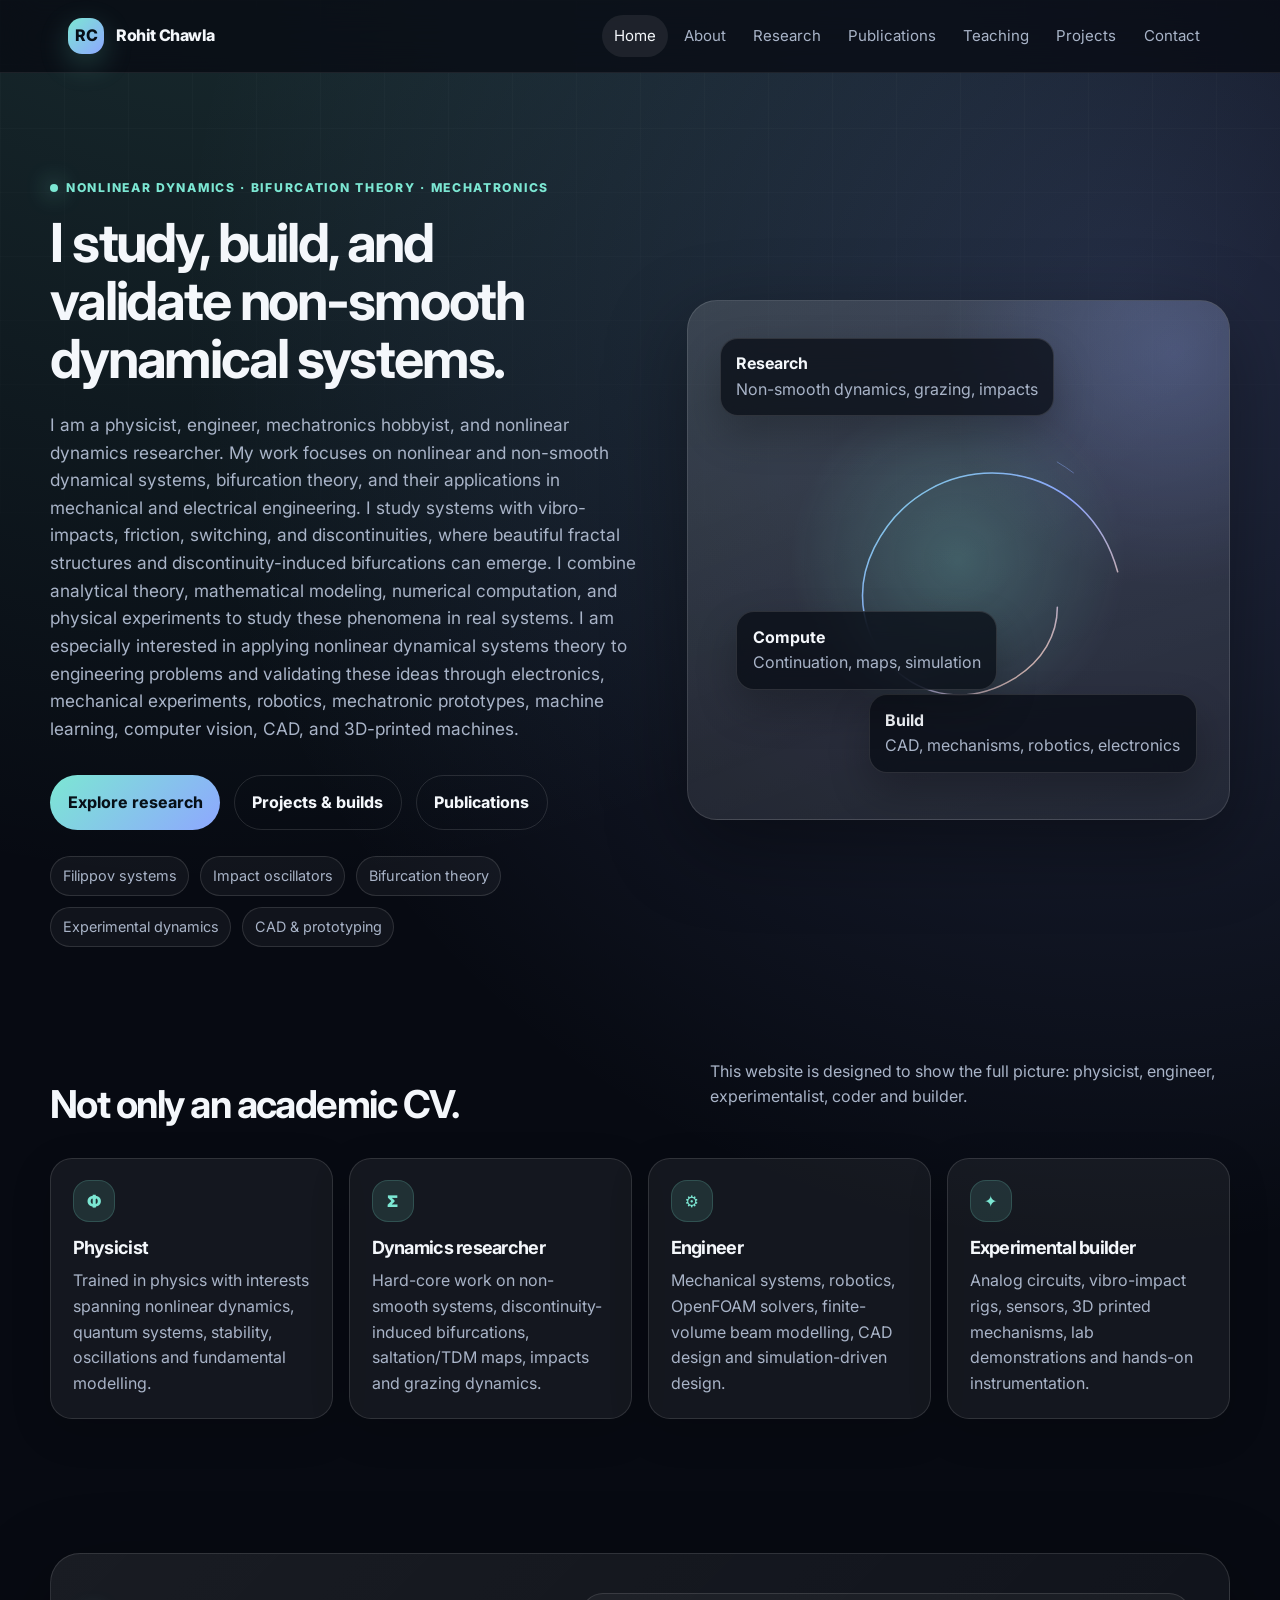
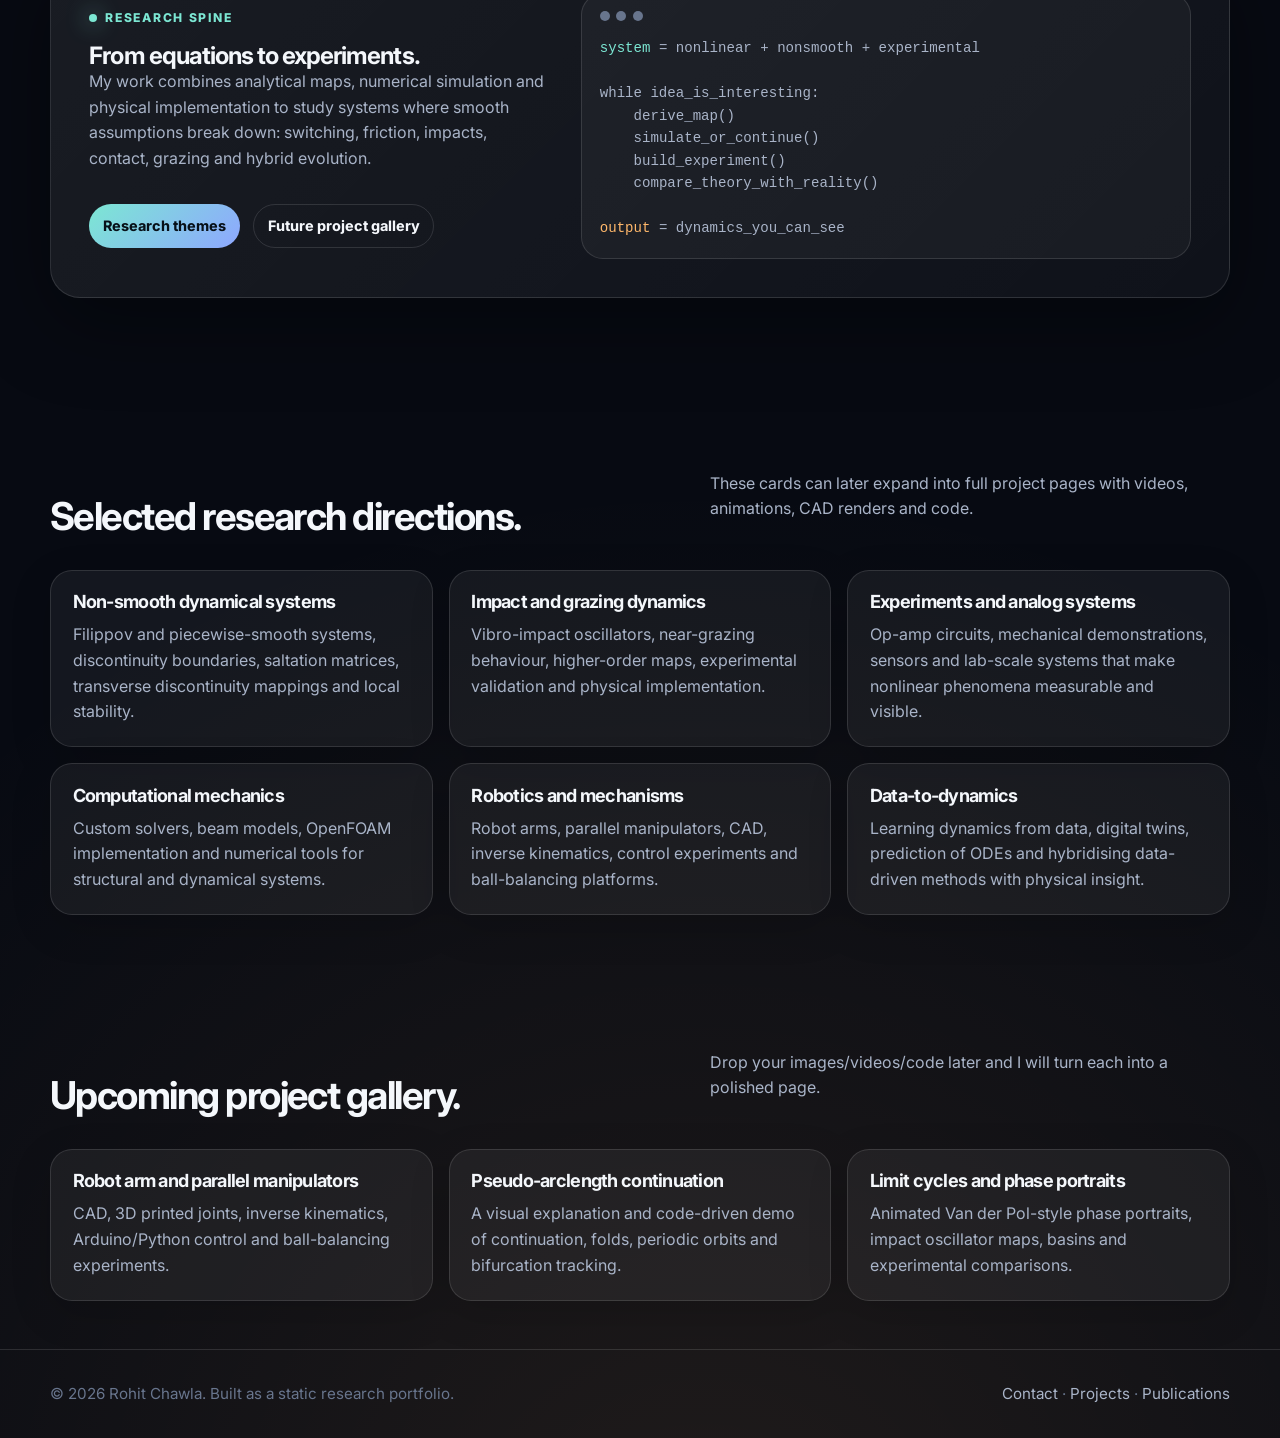
<file: index.html>
<!doctype html>
<html lang="en">
<head>
  <meta charset="utf-8">
  <meta name="viewport" content="width=device-width, initial-scale=1">
  <title>Hello World!</title>
  <meta name="description" content="Rohit Chawla — nonlinear dynamics, non-smooth systems, experiments, engineering and computational research.">
  <meta name="theme-color" content="#070a12">
  <link rel="preconnect" href="https://fonts.googleapis.com">
  <link rel="preconnect" href="https://fonts.gstatic.com" crossorigin>
  <link href="https://fonts.googleapis.com/css2?family=Inter:wght@400;500;650;750;850&display=swap" rel="stylesheet">
  <link rel="stylesheet" href="assets/css/style.css">
</head>
<body>
  <header class="site-header">
    <div class="nav-wrap">
      <a class="brand" href="index.html" aria-label="Rohit Chawla home">
        <span class="brand-mark">RC</span>
        <span>Rohit Chawla</span>
      </a>
      <button class="nav-toggle" aria-expanded="false" aria-label="Open navigation">Menu</button>
      <nav class="nav-links" aria-label="Primary navigation">
        <a href="index.html" class="active">Home</a>
<a href="about.html" class="">About</a>
<a href="research.html" class="">Research</a>
<a href="publications.html" class="">Publications</a>
<a href="teaching.html" class="">Teaching</a>
<a href="projects.html" class="">Projects</a>
<a href="contact.html" class="">Contact</a>
      </nav>
    </div>
  </header>

  <main>

    <section class="hero">
      <div class="container hero-grid">
        <div>
          <p class="eyebrow">Nonlinear dynamics · Bifurcation theory · Mechatronics</p>
          <h1 class="hero-title-wide">I study, build, and validate non-smooth dynamical systems.</h1>
          <p class="hero-subtitle">
            I am a physicist, engineer, mechatronics hobbyist, and nonlinear dynamics researcher. 
            My work focuses on nonlinear and non-smooth dynamical systems, bifurcation theory, and their applications in mechanical and electrical engineering. 
            I study systems with vibro-impacts, friction, switching, and discontinuities, where beautiful fractal structures and discontinuity-induced bifurcations can emerge.
            
            I combine analytical theory, mathematical modeling, numerical computation, and physical experiments to study these phenomena in real systems. 
            I am especially interested in applying nonlinear dynamical systems theory to engineering problems and validating these ideas through electronics, mechanical experiments, robotics, mechatronic prototypes, machine learning, computer vision, CAD, and 3D-printed machines.
          </p>
          <div class="hero-actions">
            <a class="btn primary" href="research.html">Explore research</a>
            <a class="btn" href="projects.html">Projects & builds</a>
            <a class="btn" href="publications.html">Publications</a>
          </div>
          <div class="meta-row" aria-label="Research keywords">
            <span class="pill">Filippov systems</span>
            <span class="pill">Impact oscillators</span>
            <span class="pill">Bifurcation theory</span>
            <span class="pill">Experimental dynamics</span>
            <span class="pill">CAD & prototyping</span>
          </div>
        </div>
        <div class="visual-card" aria-hidden="true">
          <svg class="phase-svg" viewBox="0 0 620 620" role="img" aria-label="Animated phase portrait illustration">
  <defs>
    <linearGradient id="phaseGradient" x1="0" y1="0" x2="1" y2="1">
      <stop offset="0%" stop-color="#7ce7d3"/>
      <stop offset="55%" stop-color="#8ea7ff"/>
      <stop offset="100%" stop-color="#ffb86b"/>
    </linearGradient>
  </defs>
  <path class="phase-path" d="M91,344 C126,116 331,64 448,201 C589,366 433,570 236,494 C88,437 156,257 298,252 C450,247 505,409 388,479 C260,556 126,421 190,292 C266,139 489,151 537,326" />
  <path class="phase-path two" d="M125,328 C150,192 266,123 378,168 C512,222 521,404 415,487 C284,589 99,488 118,325 C137,160 336,81 474,185" />
  <path class="phase-path three" d="M203,430 C134,323 181,178 304,143 C428,107 550,206 552,337 C554,470 429,563 303,524 C178,485 128,334 203,230" />
</svg>
          <div class="float-note one"><strong>Research</strong>Non-smooth dynamics, grazing, impacts</div>
          <div class="float-note two"><strong>Build</strong>CAD, mechanisms, robotics, electronics</div>
          <div class="float-note three"><strong>Compute</strong>Continuation, maps, simulation</div>
        </div>
      </div>
    </section>

    <section class="section tight">
      <div class="container">
        <div class="section-head">
          <h2>Not only an academic CV.</h2>
          <p>This website is designed to show the full picture: physicist, engineer, experimentalist, coder and builder.</p>
        </div>
        <div class="grid four">
          <article class="card"><div class="icon">Φ</div><h3>Physicist</h3><p>Trained in physics with interests spanning nonlinear dynamics, quantum systems, stability, oscillations and fundamental modelling.</p></article>
          <article class="card"><div class="icon">Σ</div><h3>Dynamics researcher</h3><p>Hard-core work on non-smooth systems, discontinuity-induced bifurcations, saltation/TDM maps, impacts and grazing dynamics.</p></article>
          <article class="card"><div class="icon">⚙</div><h3>Engineer</h3><p>Mechanical systems, robotics, OpenFOAM solvers, finite-volume beam modelling, CAD design and simulation-driven design.</p></article>
          <article class="card"><div class="icon">✦</div><h3>Experimental builder</h3><p>Analog circuits, vibro-impact rigs, sensors, 3D printed mechanisms, lab demonstrations and hands-on instrumentation.</p></article>
        </div>
      </div>
    </section>

    <section class="section">
      <div class="container split-card">
        <div>
          <p class="eyebrow">Research spine</p>
          <h2>From equations to experiments.</h2>
          <p>My work combines analytical maps, numerical simulation and physical implementation to study systems where smooth assumptions break down: switching, friction, impacts, contact, grazing and hybrid evolution.</p>
          <div class="hero-actions">
            <a class="btn small primary" href="research.html">Research themes</a>
            <a class="btn small" href="projects.html">Future project gallery</a>
          </div>
        </div>
        <div class="panel code-window">
          <div class="bar"><span class="dot"></span><span class="dot"></span><span class="dot"></span></div>
<pre><span class="accent">system</span> = nonlinear + nonsmooth + experimental

while idea_is_interesting:
    derive_map()
    simulate_or_continue()
    build_experiment()
    compare_theory_with_reality()

<span class="warm">output</span> = dynamics_you_can_see</pre>
        </div>
      </div>
    </section>

    <section class="section">
      <div class="container">
        <div class="section-head">
          <h2>Selected research directions.</h2>
          <p>These cards can later expand into full project pages with videos, animations, CAD renders and code.</p>
        </div>
        <div class="grid three">
          <article class="card"><h3>Non-smooth dynamical systems</h3><p>Filippov and piecewise-smooth systems, discontinuity boundaries, saltation matrices, transverse discontinuity mappings and local stability.</p></article>
          <article class="card"><h3>Impact and grazing dynamics</h3><p>Vibro-impact oscillators, near-grazing behaviour, higher-order maps, experimental validation and physical implementation.</p></article>
          <article class="card"><h3>Experiments and analog systems</h3><p>Op-amp circuits, mechanical demonstrations, sensors and lab-scale systems that make nonlinear phenomena measurable and visible.</p></article>
          <article class="card"><h3>Computational mechanics</h3><p>Custom solvers, beam models, OpenFOAM implementation and numerical tools for structural and dynamical systems.</p></article>
          <article class="card"><h3>Robotics and mechanisms</h3><p>Robot arms, parallel manipulators, CAD, inverse kinematics, control experiments and ball-balancing platforms.</p></article>
          <article class="card"><h3>Data-to-dynamics</h3><p>Learning dynamics from data, digital twins, prediction of ODEs and hybridising data-driven methods with physical insight.</p></article>
        </div>
      </div>
    </section>

    <section class="section tight">
      <div class="container">
        <div class="section-head">
          <h2>Upcoming project gallery.</h2>
          <p>Drop your images/videos/code later and I will turn each into a polished page.</p>
        </div>
        <div class="grid three">
          <article class="card"><h3>Robot arm and parallel manipulators</h3><p>CAD, 3D printed joints, inverse kinematics, Arduino/Python control and ball-balancing experiments.</p></article>
          <article class="card"><h3>Pseudo-arclength continuation</h3><p>A visual explanation and code-driven demo of continuation, folds, periodic orbits and bifurcation tracking.</p></article>
          <article class="card"><h3>Limit cycles and phase portraits</h3><p>Animated Van der Pol-style phase portraits, impact oscillator maps, basins and experimental comparisons.</p></article>
        </div>
      </div>
    </section>

  </main>

  <footer class="footer">
    <div class="container">
      <span>© <span data-year></span> Rohit Chawla. Built as a static research portfolio.</span>
      <span><a href="contact.html">Contact</a> · <a href="projects.html">Projects</a> · <a href="publications.html">Publications</a></span>
    </div>
  </footer>
  <script src="assets/js/main.js"></script>
</body>
</html>
</file>
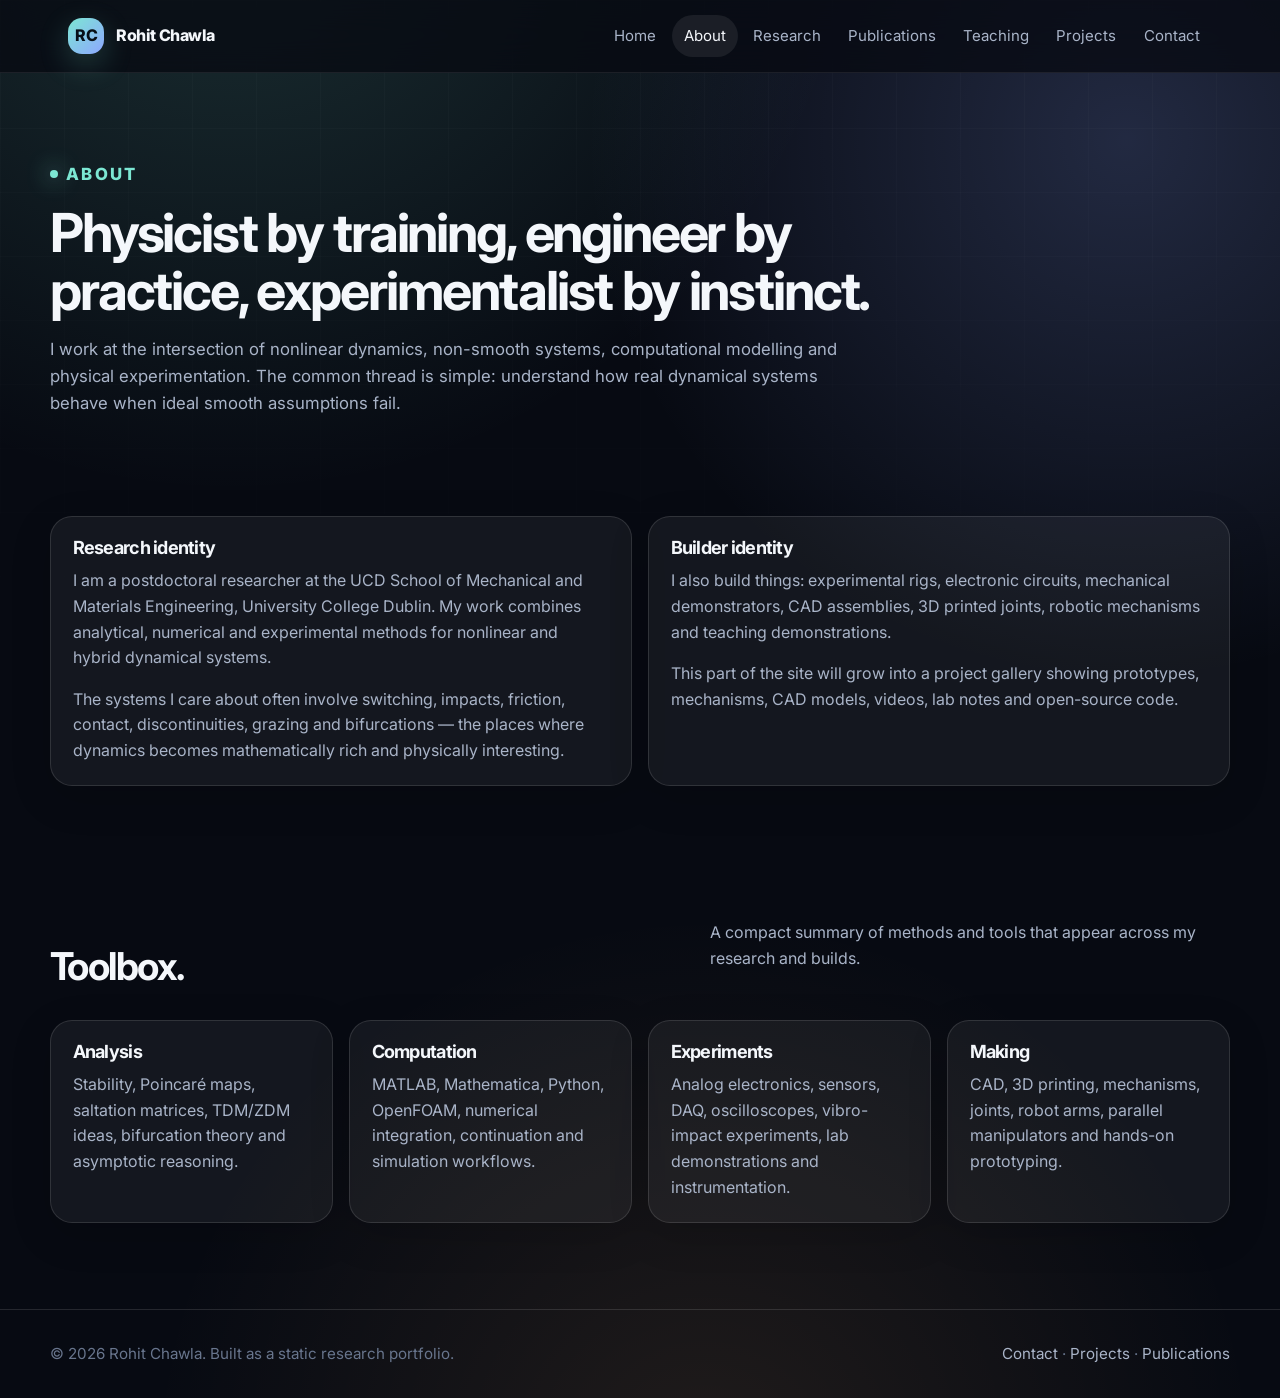
<file: about.html>
<!doctype html>
<html lang="en">
<head>
  <meta charset="utf-8">
  <meta name="viewport" content="width=device-width, initial-scale=1">
  <title>About | Rohit Chawla</title>
  <meta name="description" content="Rohit Chawla — nonlinear dynamics, non-smooth systems, experiments, engineering and computational research.">
  <meta name="theme-color" content="#070a12">
  <link rel="preconnect" href="https://fonts.googleapis.com">
  <link rel="preconnect" href="https://fonts.gstatic.com" crossorigin>
  <link href="https://fonts.googleapis.com/css2?family=Inter:wght@400;500;650;750;850&display=swap" rel="stylesheet">
  <link rel="stylesheet" href="assets/css/style.css">
</head>
<body>
  <header class="site-header">
    <div class="nav-wrap">
      <a class="brand" href="index.html" aria-label="Rohit Chawla home">
        <span class="brand-mark">RC</span>
        <span>Rohit Chawla</span>
      </a>
      <button class="nav-toggle" aria-expanded="false" aria-label="Open navigation">Menu</button>
      <nav class="nav-links" aria-label="Primary navigation">
        <a href="index.html" class="">Home</a>
<a href="about.html" class="active">About</a>
<a href="research.html" class="">Research</a>
<a href="publications.html" class="">Publications</a>
<a href="teaching.html" class="">Teaching</a>
<a href="projects.html" class="">Projects</a>
<a href="contact.html" class="">Contact</a>
      </nav>
    </div>
  </header>

  <main>

    <section class="page-hero">
      <div class="container">
        <p class="eyebrow">About</p>
        <h1>Physicist by training, engineer by practice, experimentalist by instinct.</h1>
        <p>I work at the intersection of nonlinear dynamics, non-smooth systems, computational modelling and physical experimentation. The common thread is simple: understand how real dynamical systems behave when ideal smooth assumptions fail.</p>
      </div>
    </section>
    <section class="section tight">
      <div class="container grid two">
        <article class="card">
          <h3>Research identity</h3>
          <p>I am a postdoctoral researcher at the UCD School of Mechanical and Materials Engineering, University College Dublin. My work combines analytical, numerical and experimental methods for nonlinear and hybrid dynamical systems.</p>
          <p>The systems I care about often involve switching, impacts, friction, contact, discontinuities, grazing and bifurcations — the places where dynamics becomes mathematically rich and physically interesting.</p>
        </article>
        <article class="card">
          <h3>Builder identity</h3>
          <p>I also build things: experimental rigs, electronic circuits, mechanical demonstrators, CAD assemblies, 3D printed joints, robotic mechanisms and teaching demonstrations.</p>
          <p>This part of the site will grow into a project gallery showing prototypes, mechanisms, CAD models, videos, lab notes and open-source code.</p>
        </article>
      </div>
    </section>
    <section class="section">
      <div class="container">
        <div class="section-head"><h2>Toolbox.</h2><p>A compact summary of methods and tools that appear across my research and builds.</p></div>
        <div class="grid four">
          <article class="card"><h3>Analysis</h3><p>Stability, Poincaré maps, saltation matrices, TDM/ZDM ideas, bifurcation theory and asymptotic reasoning.</p></article>
          <article class="card"><h3>Computation</h3><p>MATLAB, Mathematica, Python, OpenFOAM, numerical integration, continuation and simulation workflows.</p></article>
          <article class="card"><h3>Experiments</h3><p>Analog electronics, sensors, DAQ, oscilloscopes, vibro-impact experiments, lab demonstrations and instrumentation.</p></article>
          <article class="card"><h3>Making</h3><p>CAD, 3D printing, mechanisms, joints, robot arms, parallel manipulators and hands-on prototyping.</p></article>
        </div>
      </div>
    </section>

  </main>

  <footer class="footer">
    <div class="container">
      <span>© <span data-year></span> Rohit Chawla. Built as a static research portfolio.</span>
      <span><a href="contact.html">Contact</a> · <a href="projects.html">Projects</a> · <a href="publications.html">Publications</a></span>
    </div>
  </footer>
  <script src="assets/js/main.js"></script>
</body>
</html>
</file>
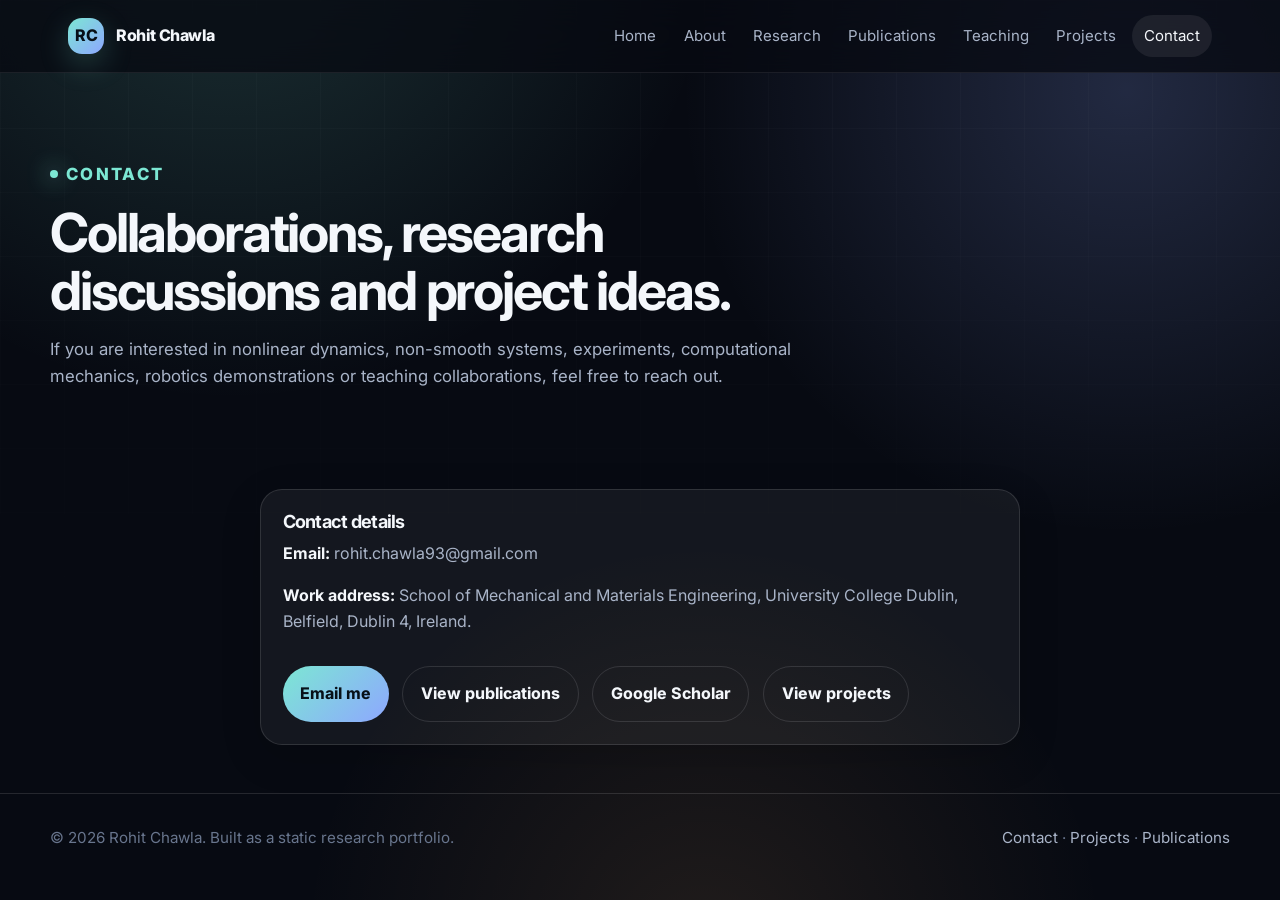
<file: contact.html>
<!doctype html>
<html lang="en">
<head>
  <meta charset="utf-8">
  <meta name="viewport" content="width=device-width, initial-scale=1">
  <title>Contact | Rohit Chawla</title>
  <meta name="description" content="Rohit Chawla — nonlinear dynamics, non-smooth systems, experiments, engineering and computational research.">
  <meta name="theme-color" content="#070a12">
  <link rel="preconnect" href="https://fonts.googleapis.com">
  <link rel="preconnect" href="https://fonts.gstatic.com" crossorigin>
  <link href="https://fonts.googleapis.com/css2?family=Inter:wght@400;500;650;750;850&display=swap" rel="stylesheet">
  <link rel="stylesheet" href="assets/css/style.css">
</head>
<body>
  <header class="site-header">
    <div class="nav-wrap">
      <a class="brand" href="index.html" aria-label="Rohit Chawla home">
        <span class="brand-mark">RC</span>
        <span>Rohit Chawla</span>
      </a>
      <button class="nav-toggle" aria-expanded="false" aria-label="Open navigation">Menu</button>
      <nav class="nav-links" aria-label="Primary navigation">
        <a href="index.html" class="">Home</a>
<a href="about.html" class="">About</a>
<a href="research.html" class="">Research</a>
<a href="publications.html" class="">Publications</a>
<a href="teaching.html" class="">Teaching</a>
<a href="projects.html" class="">Projects</a>
<a href="contact.html" class="active">Contact</a>
      </nav>
    </div>
  </header>

  <main>

    <section class="page-hero">
      <div class="container">
        <p class="eyebrow">Contact</p>
        <h1>Collaborations, research discussions and project ideas.</h1>
        <p>If you are interested in nonlinear dynamics, non-smooth systems, experiments, computational mechanics, robotics demonstrations or teaching collaborations, feel free to reach out.</p>
      </div>
    </section>
    <section class="section tight">
      <div class="container contact-card card">
        <h3>Contact details</h3>
        <p><strong>Email:</strong> rohit.chawla93@gmail.com</p>
        <p><strong>Work address:</strong> School of Mechanical and Materials Engineering, University College Dublin, Belfield, Dublin 4, Ireland.</p>
        <div class="hero-actions">
          <a class="btn primary" href="mailto:rohit.chawla93@gmail.com">Email me</a>
          <a class="btn" href="publications.html">View publications</a>
          <a class="btn" href="https://scholar.google.com/citations?user=U3V8774AAAAJ&hl=en" target="_blank" rel="noopener">Google Scholar</a>
          <a class="btn" href="projects.html">View projects</a>
        </div>
      </div>
    </section>

  </main>

  <footer class="footer">
    <div class="container">
      <span>© <span data-year></span> Rohit Chawla. Built as a static research portfolio.</span>
      <span><a href="contact.html">Contact</a> · <a href="projects.html">Projects</a> · <a href="publications.html">Publications</a></span>
    </div>
  </footer>
  <script src="assets/js/main.js"></script>
</body>
</html>
</file>
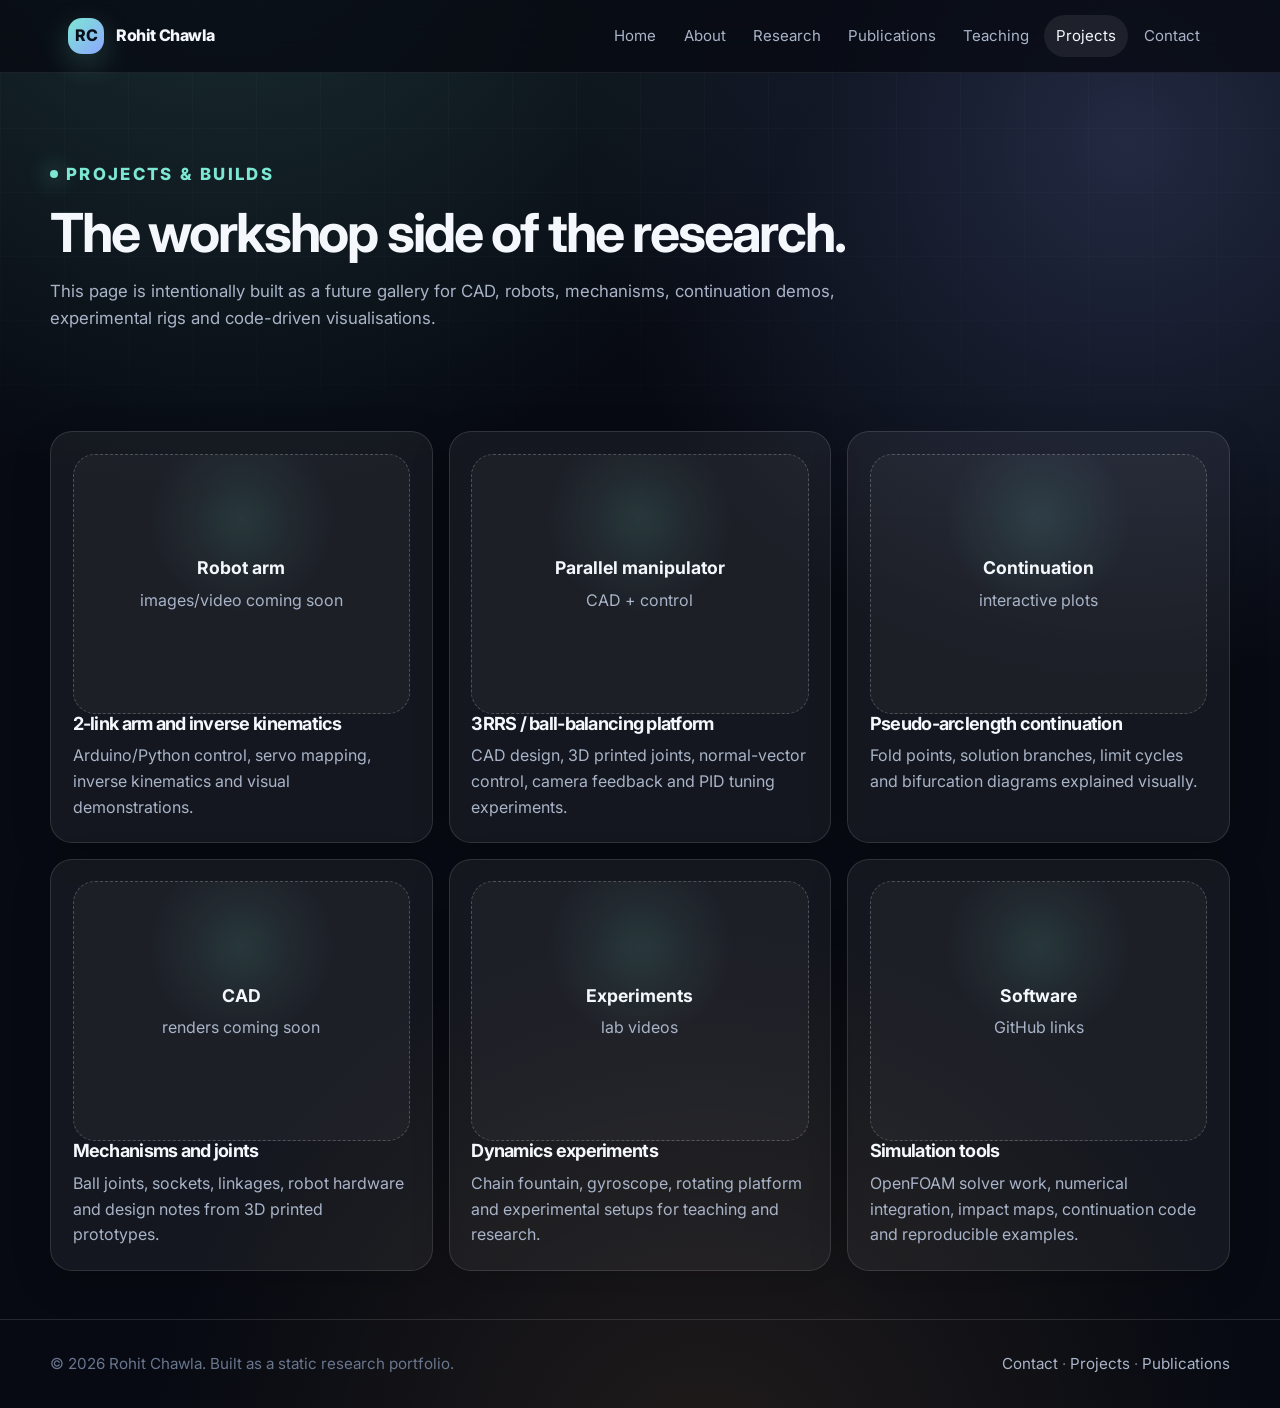
<file: projects.html>
<!doctype html>
<html lang="en">
<head>
  <meta charset="utf-8">
  <meta name="viewport" content="width=device-width, initial-scale=1">
  <title>Projects & Builds | Rohit Chawla</title>
  <meta name="description" content="Rohit Chawla — nonlinear dynamics, non-smooth systems, experiments, engineering and computational research.">
  <meta name="theme-color" content="#070a12">
  <link rel="preconnect" href="https://fonts.googleapis.com">
  <link rel="preconnect" href="https://fonts.gstatic.com" crossorigin>
  <link href="https://fonts.googleapis.com/css2?family=Inter:wght@400;500;650;750;850&display=swap" rel="stylesheet">
  <link rel="stylesheet" href="assets/css/style.css">
</head>
<body>
  <header class="site-header">
    <div class="nav-wrap">
      <a class="brand" href="index.html" aria-label="Rohit Chawla home">
        <span class="brand-mark">RC</span>
        <span>Rohit Chawla</span>
      </a>
      <button class="nav-toggle" aria-expanded="false" aria-label="Open navigation">Menu</button>
      <nav class="nav-links" aria-label="Primary navigation">
        <a href="index.html" class="">Home</a>
<a href="about.html" class="">About</a>
<a href="research.html" class="">Research</a>
<a href="publications.html" class="">Publications</a>
<a href="teaching.html" class="">Teaching</a>
<a href="projects.html" class="active">Projects</a>
<a href="contact.html" class="">Contact</a>
      </nav>
    </div>
  </header>

  <main>

    <section class="page-hero">
      <div class="container">
        <p class="eyebrow">Projects & builds</p>
        <h1>The workshop side of the research.</h1>
        <p>This page is intentionally built as a future gallery for CAD, robots, mechanisms, continuation demos, experimental rigs and code-driven visualisations.</p>
      </div>
    </section>
    <section class="section tight">
      <div class="container grid three">
        <article class="card"><div class="media-placeholder"><div><strong>Robot arm</strong><span>images/video coming soon</span></div></div><h3>2-link arm and inverse kinematics</h3><p>Arduino/Python control, servo mapping, inverse kinematics and visual demonstrations.</p></article>
        <article class="card"><div class="media-placeholder"><div><strong>Parallel manipulator</strong><span>CAD + control</span></div></div><h3>3RRS / ball-balancing platform</h3><p>CAD design, 3D printed joints, normal-vector control, camera feedback and PID tuning experiments.</p></article>
        <article class="card"><div class="media-placeholder"><div><strong>Continuation</strong><span>interactive plots</span></div></div><h3>Pseudo-arclength continuation</h3><p>Fold points, solution branches, limit cycles and bifurcation diagrams explained visually.</p></article>
        <article class="card"><div class="media-placeholder"><div><strong>CAD</strong><span>renders coming soon</span></div></div><h3>Mechanisms and joints</h3><p>Ball joints, sockets, linkages, robot hardware and design notes from 3D printed prototypes.</p></article>
        <article class="card"><div class="media-placeholder"><div><strong>Experiments</strong><span>lab videos</span></div></div><h3>Dynamics experiments</h3><p>Chain fountain, gyroscope, rotating platform and experimental setups for teaching and research.</p></article>
        <article class="card"><div class="media-placeholder"><div><strong>Software</strong><span>GitHub links</span></div></div><h3>Simulation tools</h3><p>OpenFOAM solver work, numerical integration, impact maps, continuation code and reproducible examples.</p></article>
      </div>
    </section>

  </main>

  <footer class="footer">
    <div class="container">
      <span>© <span data-year></span> Rohit Chawla. Built as a static research portfolio.</span>
      <span><a href="contact.html">Contact</a> · <a href="projects.html">Projects</a> · <a href="publications.html">Publications</a></span>
    </div>
  </footer>
  <script src="assets/js/main.js"></script>
</body>
</html>
</file>
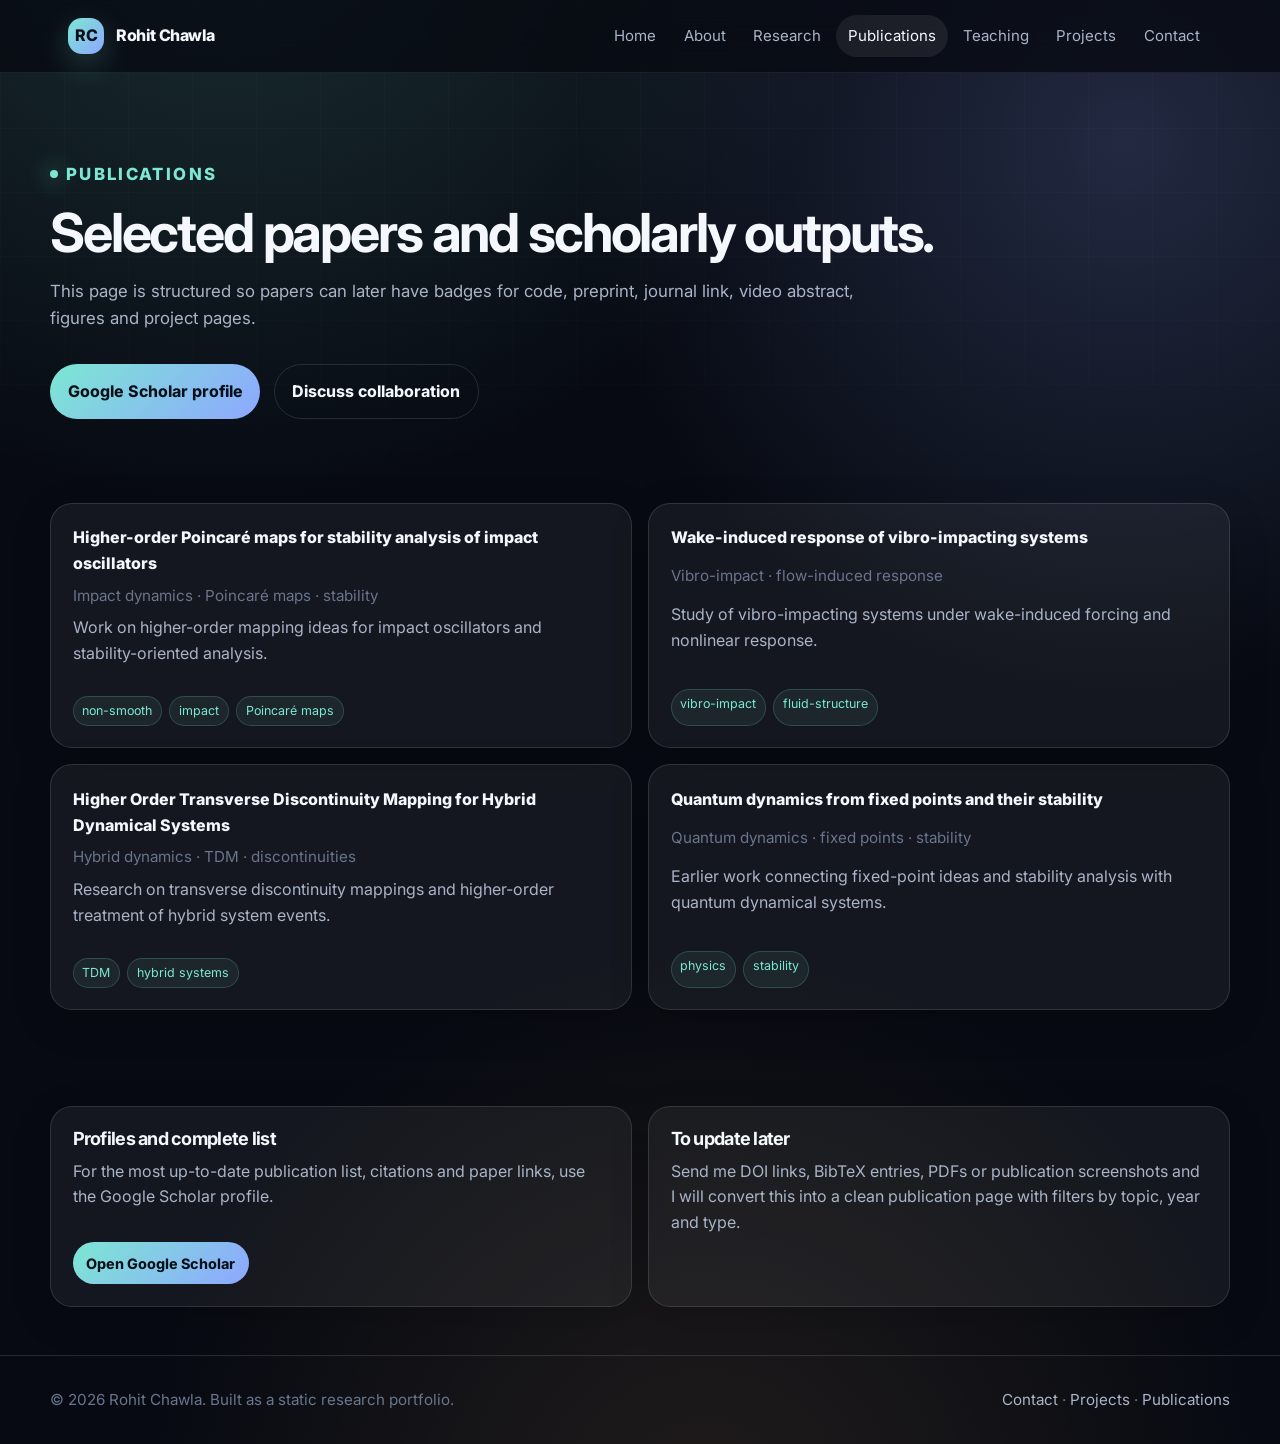
<file: publications.html>
<!doctype html>
<html lang="en">
<head>
  <meta charset="utf-8">
  <meta name="viewport" content="width=device-width, initial-scale=1">
  <title>Publications | Rohit Chawla</title>
  <meta name="description" content="Rohit Chawla — nonlinear dynamics, non-smooth systems, experiments, engineering and computational research.">
  <meta name="theme-color" content="#070a12">
  <link rel="preconnect" href="https://fonts.googleapis.com">
  <link rel="preconnect" href="https://fonts.gstatic.com" crossorigin>
  <link href="https://fonts.googleapis.com/css2?family=Inter:wght@400;500;650;750;850&display=swap" rel="stylesheet">
  <link rel="stylesheet" href="assets/css/style.css">
</head>
<body>
  <header class="site-header">
    <div class="nav-wrap">
      <a class="brand" href="index.html" aria-label="Rohit Chawla home">
        <span class="brand-mark">RC</span>
        <span>Rohit Chawla</span>
      </a>
      <button class="nav-toggle" aria-expanded="false" aria-label="Open navigation">Menu</button>
      <nav class="nav-links" aria-label="Primary navigation">
        <a href="index.html" class="">Home</a>
<a href="about.html" class="">About</a>
<a href="research.html" class="">Research</a>
<a href="publications.html" class="active">Publications</a>
<a href="teaching.html" class="">Teaching</a>
<a href="projects.html" class="">Projects</a>
<a href="contact.html" class="">Contact</a>
      </nav>
    </div>
  </header>

  <main>

    <section class="page-hero">
      <div class="container">
        <p class="eyebrow">Publications</p>
        <h1>Selected papers and scholarly outputs.</h1>
        <p>This page is structured so papers can later have badges for code, preprint, journal link, video abstract, figures and project pages.</p>
        <div class="hero-actions">
          <a class="btn primary" href="https://scholar.google.com/citations?user=U3V8774AAAAJ&hl=en" target="_blank" rel="noopener">Google Scholar profile</a>
          <a class="btn" href="contact.html">Discuss collaboration</a>
        </div>
      </div>
    </section>
    <section class="section tight">
      <div class="container grid two">
        <article class="card pub"><div class="pub-title">Higher-order Poincaré maps for stability analysis of impact oscillators</div><div class="pub-meta">Impact dynamics · Poincaré maps · stability</div><p>Work on higher-order mapping ideas for impact oscillators and stability-oriented analysis.</p><div class="pub-tags"><span class="tag">non-smooth</span><span class="tag">impact</span><span class="tag">Poincaré maps</span></div></article>
        <article class="card pub"><div class="pub-title">Wake-induced response of vibro-impacting systems</div><div class="pub-meta">Vibro-impact · flow-induced response</div><p>Study of vibro-impacting systems under wake-induced forcing and nonlinear response.</p><div class="pub-tags"><span class="tag">vibro-impact</span><span class="tag">fluid-structure</span></div></article>
        <article class="card pub"><div class="pub-title">Higher Order Transverse Discontinuity Mapping for Hybrid Dynamical Systems</div><div class="pub-meta">Hybrid dynamics · TDM · discontinuities</div><p>Research on transverse discontinuity mappings and higher-order treatment of hybrid system events.</p><div class="pub-tags"><span class="tag">TDM</span><span class="tag">hybrid systems</span></div></article>
        <article class="card pub"><div class="pub-title">Quantum dynamics from fixed points and their stability</div><div class="pub-meta">Quantum dynamics · fixed points · stability</div><p>Earlier work connecting fixed-point ideas and stability analysis with quantum dynamical systems.</p><div class="pub-tags"><span class="tag">physics</span><span class="tag">stability</span></div></article>
      </div>
    </section>
    <section class="section tight">
      <div class="container grid two">
        <article class="card">
          <h3>Profiles and complete list</h3>
          <p>For the most up-to-date publication list, citations and paper links, use the Google Scholar profile.</p>
          <div class="hero-actions">
            <a class="btn small primary" href="https://scholar.google.com/citations?user=U3V8774AAAAJ&hl=en" target="_blank" rel="noopener">Open Google Scholar</a>
          </div>
        </article>
        <article class="card">
          <h3>To update later</h3>
          <p>Send me DOI links, BibTeX entries, PDFs or publication screenshots and I will convert this into a clean publication page with filters by topic, year and type.</p>
        </article>
      </div>
    </section>

  </main>

  <footer class="footer">
    <div class="container">
      <span>© <span data-year></span> Rohit Chawla. Built as a static research portfolio.</span>
      <span><a href="contact.html">Contact</a> · <a href="projects.html">Projects</a> · <a href="publications.html">Publications</a></span>
    </div>
  </footer>
  <script src="assets/js/main.js"></script>
</body>
</html>
</file>
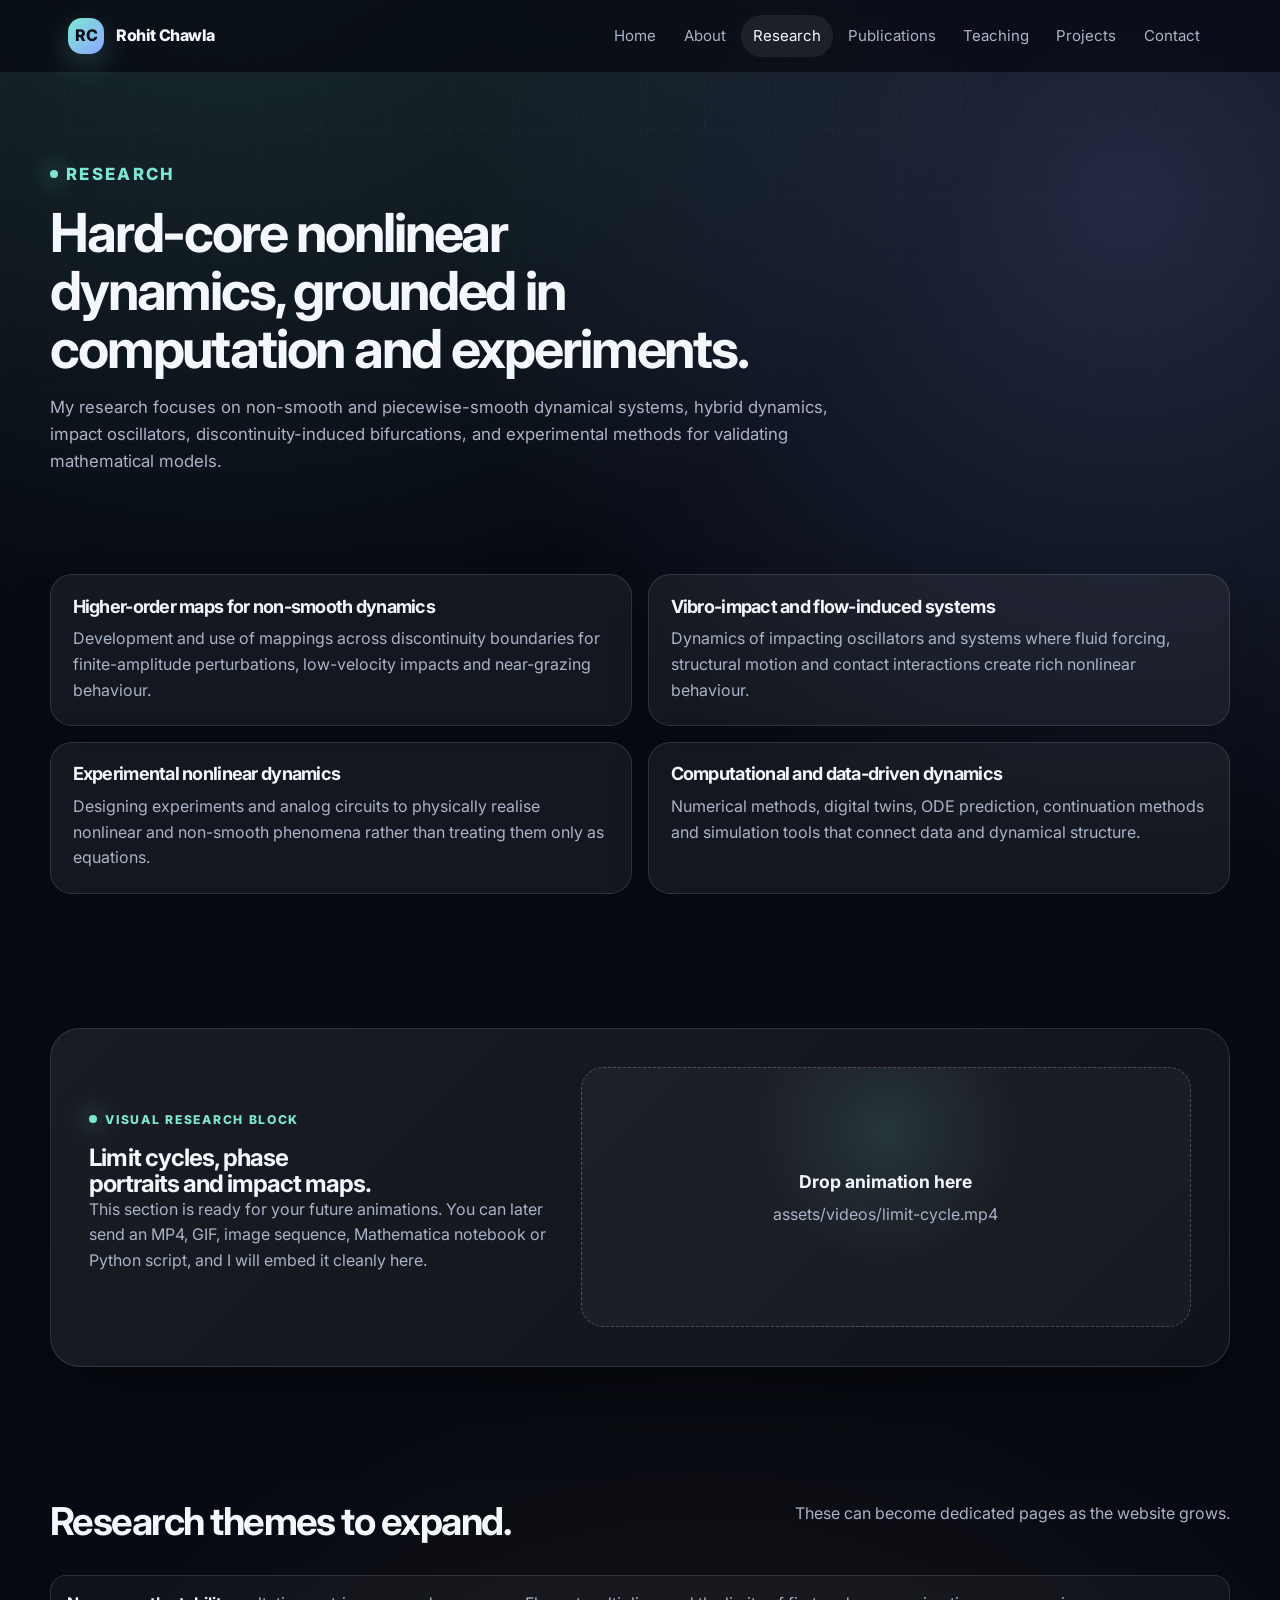
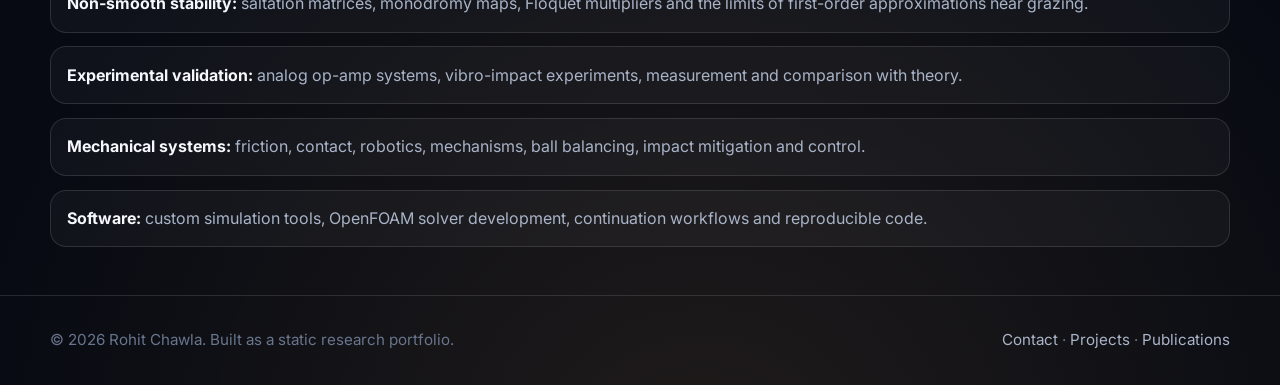
<file: research.html>
<!doctype html>
<html lang="en">
<head>
  <meta charset="utf-8">
  <meta name="viewport" content="width=device-width, initial-scale=1">
  <title>Research | Rohit Chawla</title>
  <meta name="description" content="Rohit Chawla — nonlinear dynamics, non-smooth systems, experiments, engineering and computational research.">
  <meta name="theme-color" content="#070a12">
  <link rel="preconnect" href="https://fonts.googleapis.com">
  <link rel="preconnect" href="https://fonts.gstatic.com" crossorigin>
  <link href="https://fonts.googleapis.com/css2?family=Inter:wght@400;500;650;750;850&display=swap" rel="stylesheet">
  <link rel="stylesheet" href="assets/css/style.css">
</head>
<body>
  <header class="site-header">
    <div class="nav-wrap">
      <a class="brand" href="index.html" aria-label="Rohit Chawla home">
        <span class="brand-mark">RC</span>
        <span>Rohit Chawla</span>
      </a>
      <button class="nav-toggle" aria-expanded="false" aria-label="Open navigation">Menu</button>
      <nav class="nav-links" aria-label="Primary navigation">
        <a href="index.html" class="">Home</a>
<a href="about.html" class="">About</a>
<a href="research.html" class="active">Research</a>
<a href="publications.html" class="">Publications</a>
<a href="teaching.html" class="">Teaching</a>
<a href="projects.html" class="">Projects</a>
<a href="contact.html" class="">Contact</a>
      </nav>
    </div>
  </header>

  <main>

    <section class="page-hero">
      <div class="container">
        <p class="eyebrow">Research</p>
        <h1>Hard-core nonlinear dynamics, grounded in computation and experiments.</h1>
        <p>My research focuses on non-smooth and piecewise-smooth dynamical systems, hybrid dynamics, impact oscillators, discontinuity-induced bifurcations, and experimental methods for validating mathematical models.</p>
      </div>
    </section>
    <section class="section tight">
      <div class="container grid two">
        <article class="card"><h3>Higher-order maps for non-smooth dynamics</h3><p>Development and use of mappings across discontinuity boundaries for finite-amplitude perturbations, low-velocity impacts and near-grazing behaviour.</p></article>
        <article class="card"><h3>Vibro-impact and flow-induced systems</h3><p>Dynamics of impacting oscillators and systems where fluid forcing, structural motion and contact interactions create rich nonlinear behaviour.</p></article>
        <article class="card"><h3>Experimental nonlinear dynamics</h3><p>Designing experiments and analog circuits to physically realise nonlinear and non-smooth phenomena rather than treating them only as equations.</p></article>
        <article class="card"><h3>Computational and data-driven dynamics</h3><p>Numerical methods, digital twins, ODE prediction, continuation methods and simulation tools that connect data and dynamical structure.</p></article>
      </div>
    </section>
    <section class="section">
      <div class="container split-card">
        <div>
          <p class="eyebrow">Visual research block</p>
          <h2>Limit cycles, phase portraits and impact maps.</h2>
          <p>This section is ready for your future animations. You can later send an MP4, GIF, image sequence, Mathematica notebook or Python script, and I will embed it cleanly here.</p>
        </div>
        <div class="media-placeholder"><div><strong>Drop animation here</strong><span>assets/videos/limit-cycle.mp4</span></div></div>
      </div>
    </section>
    <section class="section tight">
      <div class="container">
        <div class="section-head"><h2>Research themes to expand.</h2><p>These can become dedicated pages as the website grows.</p></div>
        <ul class="list-clean">
          <li><strong>Non-smooth stability:</strong> saltation matrices, monodromy maps, Floquet multipliers and the limits of first-order approximations near grazing.</li>
          <li><strong>Experimental validation:</strong> analog op-amp systems, vibro-impact experiments, measurement and comparison with theory.</li>
          <li><strong>Mechanical systems:</strong> friction, contact, robotics, mechanisms, ball balancing, impact mitigation and control.</li>
          <li><strong>Software:</strong> custom simulation tools, OpenFOAM solver development, continuation workflows and reproducible code.</li>
        </ul>
      </div>
    </section>

  </main>

  <footer class="footer">
    <div class="container">
      <span>© <span data-year></span> Rohit Chawla. Built as a static research portfolio.</span>
      <span><a href="contact.html">Contact</a> · <a href="projects.html">Projects</a> · <a href="publications.html">Publications</a></span>
    </div>
  </footer>
  <script src="assets/js/main.js"></script>
</body>
</html>
</file>
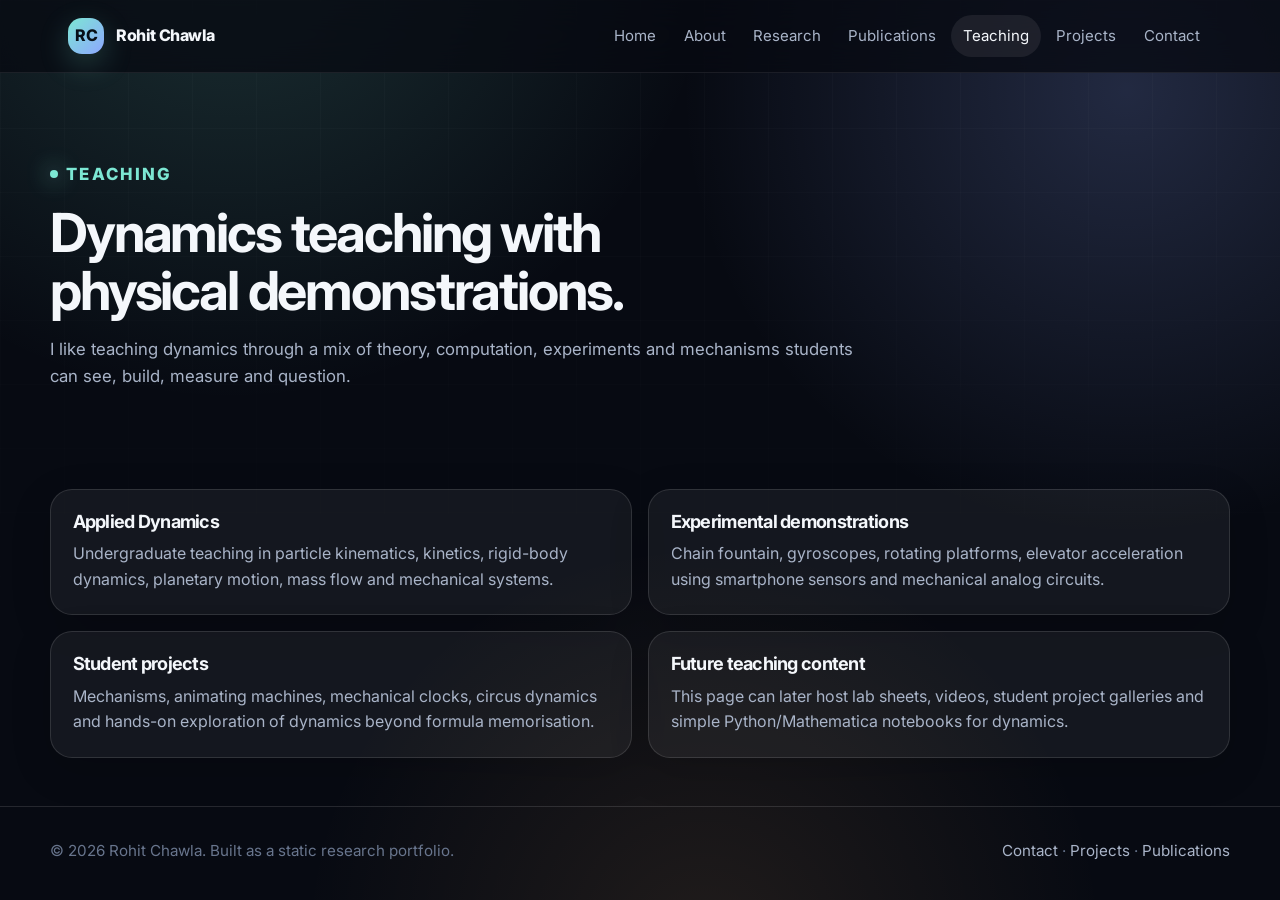
<file: teaching.html>
<!doctype html>
<html lang="en">
<head>
  <meta charset="utf-8">
  <meta name="viewport" content="width=device-width, initial-scale=1">
  <title>Teaching | Rohit Chawla</title>
  <meta name="description" content="Rohit Chawla — nonlinear dynamics, non-smooth systems, experiments, engineering and computational research.">
  <meta name="theme-color" content="#070a12">
  <link rel="preconnect" href="https://fonts.googleapis.com">
  <link rel="preconnect" href="https://fonts.gstatic.com" crossorigin>
  <link href="https://fonts.googleapis.com/css2?family=Inter:wght@400;500;650;750;850&display=swap" rel="stylesheet">
  <link rel="stylesheet" href="assets/css/style.css">
</head>
<body>
  <header class="site-header">
    <div class="nav-wrap">
      <a class="brand" href="index.html" aria-label="Rohit Chawla home">
        <span class="brand-mark">RC</span>
        <span>Rohit Chawla</span>
      </a>
      <button class="nav-toggle" aria-expanded="false" aria-label="Open navigation">Menu</button>
      <nav class="nav-links" aria-label="Primary navigation">
        <a href="index.html" class="">Home</a>
<a href="about.html" class="">About</a>
<a href="research.html" class="">Research</a>
<a href="publications.html" class="">Publications</a>
<a href="teaching.html" class="active">Teaching</a>
<a href="projects.html" class="">Projects</a>
<a href="contact.html" class="">Contact</a>
      </nav>
    </div>
  </header>

  <main>

    <section class="page-hero">
      <div class="container">
        <p class="eyebrow">Teaching</p>
        <h1>Dynamics teaching with physical demonstrations.</h1>
        <p>I like teaching dynamics through a mix of theory, computation, experiments and mechanisms students can see, build, measure and question.</p>
      </div>
    </section>
    <section class="section tight">
      <div class="container grid two">
        <article class="card"><h3>Applied Dynamics</h3><p>Undergraduate teaching in particle kinematics, kinetics, rigid-body dynamics, planetary motion, mass flow and mechanical systems.</p></article>
        <article class="card"><h3>Experimental demonstrations</h3><p>Chain fountain, gyroscopes, rotating platforms, elevator acceleration using smartphone sensors and mechanical analog circuits.</p></article>
        <article class="card"><h3>Student projects</h3><p>Mechanisms, animating machines, mechanical clocks, circus dynamics and hands-on exploration of dynamics beyond formula memorisation.</p></article>
        <article class="card"><h3>Future teaching content</h3><p>This page can later host lab sheets, videos, student project galleries and simple Python/Mathematica notebooks for dynamics.</p></article>
      </div>
    </section>

  </main>

  <footer class="footer">
    <div class="container">
      <span>© <span data-year></span> Rohit Chawla. Built as a static research portfolio.</span>
      <span><a href="contact.html">Contact</a> · <a href="projects.html">Projects</a> · <a href="publications.html">Publications</a></span>
    </div>
  </footer>
  <script src="assets/js/main.js"></script>
</body>
</html>
</file>
<file: assets/css/style.css>
:root {
  --bg: #070a12;
  --bg-soft: #0d1324;
  --bg-card: rgba(255,255,255,0.055);
  --bg-card-strong: rgba(255,255,255,0.085);
  --text: #f4f7fb;
  --muted: #a9b4c8;
  --faint: #68758d;
  --line: rgba(255,255,255,0.12);
  --line-strong: rgba(255,255,255,0.20);
  --accent: #7ce7d3;
  --accent-2: #8ea7ff;
  --accent-3: #ffb86b;
  --danger: #ff7b8a;
  --shadow: 0 26px 80px rgba(0,0,0,0.36);
  --radius-xl: 30px;
  --radius-lg: 22px;
  --radius-md: 16px;
  --max: 1180px;
}

* { box-sizing: border-box; }

html { scroll-behavior: smooth; }

body {
  margin: 0;
  font-family: Inter, ui-sans-serif, system-ui, -apple-system, BlinkMacSystemFont, "Segoe UI", sans-serif;
  color: var(--text);
  background:
    radial-gradient(circle at 18% -10%, rgba(124,231,211,0.18), transparent 34%),
    radial-gradient(circle at 88% 10%, rgba(142,167,255,0.20), transparent 32%),
    radial-gradient(circle at 55% 105%, rgba(255,184,107,0.10), transparent 34%),
    var(--bg);
  line-height: 1.6;
  min-height: 100vh;
}

body::before {
  content: "";
  position: fixed;
  inset: 0;
  pointer-events: none;
  background-image:
    linear-gradient(rgba(255,255,255,0.028) 1px, transparent 1px),
    linear-gradient(90deg, rgba(255,255,255,0.028) 1px, transparent 1px);
  background-size: 64px 64px;
  mask-image: linear-gradient(to bottom, rgba(0,0,0,0.8), transparent 78%);
  z-index: -1;
}

img, video { max-width: 100%; }

a { color: inherit; text-decoration: none; }

p { color: var(--muted); margin: 0 0 1rem; }

strong { color: var(--text); }

.site-header {
  position: sticky;
  top: 0;
  z-index: 50;
  backdrop-filter: blur(18px);
  background: rgba(7,10,18,0.76);
  border-bottom: 1px solid rgba(255,255,255,0.08);
}

.nav-wrap {
  max-width: var(--max);
  margin: 0 auto;
  padding: 0.95rem 1.15rem;
  display: flex;
  align-items: center;
  justify-content: space-between;
  gap: 1.5rem;
}

.brand {
  display: inline-flex;
  align-items: center;
  gap: 0.75rem;
  font-weight: 800;
  letter-spacing: -0.03em;
}

.brand-mark {
  width: 36px;
  height: 36px;
  display: grid;
  place-items: center;
  border-radius: 14px;
  color: #071018;
  background: linear-gradient(135deg, var(--accent), var(--accent-2));
  box-shadow: 0 10px 30px rgba(124,231,211,0.22);
}

.nav-links {
  display: flex;
  align-items: center;
  gap: 0.2rem;
  font-size: 0.94rem;
}

.nav-links a {
  padding: 0.55rem 0.75rem;
  border-radius: 999px;
  color: var(--muted);
  transition: 180ms ease;
}

.nav-links a:hover,
.nav-links a.active {
  color: var(--text);
  background: rgba(255,255,255,0.075);
}

.nav-toggle {
  display: none;
  border: 1px solid var(--line);
  color: var(--text);
  background: transparent;
  border-radius: 12px;
  padding: 0.6rem 0.75rem;
}

main { overflow: hidden; }

.container {
  width: min(calc(100% - 2rem), var(--max));
  margin: 0 auto;
}

.section { padding: 5.4rem 0; }
.section.tight { padding: 3rem 0; }

.hero {
  padding: 6.3rem 0 4rem;
}

.hero-grid {
  display: grid;
  grid-template-columns: minmax(0, 1.04fr) minmax(360px, 0.96fr);
  gap: 3rem;
  align-items: center;
}

.eyebrow {
  display: inline-flex;
  align-items: center;
  gap: 0.5rem;
  color: var(--accent);
  text-transform: uppercase;
  letter-spacing: 0.14em;
  font-weight: 800;
  font-size: 0.76rem;
  margin-bottom: 1rem;
}

.eyebrow::before {
  content: "";
  width: 8px;
  height: 8px;
  border-radius: 50%;
  background: var(--accent);
  box-shadow: 0 0 22px var(--accent);
}

h1, h2, h3 {
  line-height: 1.08;
  margin: 0;
  letter-spacing: -0.04em;
  text-wrap: balance;
}

h1 {
  font-size: clamp(2.05rem, 4.2vw, 4.05rem);
  max-width: 14ch;
}

.hero-title-wide {
  max-width: 16.5ch;
}

.hero-subtitle {
  max-width: 740px;
  margin-top: 1.45rem;
  font-size: clamp(1rem, 1.35vw, 1.16rem);
}

.hero-actions {
  display: flex;
  flex-wrap: wrap;
  gap: 0.85rem;
  margin-top: 2rem;
}

.btn {
  display: inline-flex;
  align-items: center;
  justify-content: center;
  gap: 0.55rem;
  padding: 0.88rem 1.1rem;
  border-radius: 999px;
  border: 1px solid var(--line);
  color: var(--text);
  font-weight: 750;
  transition: transform 180ms ease, background 180ms ease, border-color 180ms ease;
}

.btn:hover { transform: translateY(-2px); border-color: var(--line-strong); background: rgba(255,255,255,0.06); }
.btn.primary { background: linear-gradient(135deg, var(--accent), var(--accent-2)); color: #071018; border: 0; }
.btn.small { padding: 0.6rem 0.85rem; font-size: 0.9rem; }

.meta-row {
  display: flex;
  flex-wrap: wrap;
  gap: 0.7rem;
  margin-top: 1.6rem;
}

.pill {
  color: var(--muted);
  border: 1px solid var(--line);
  background: rgba(255,255,255,0.045);
  border-radius: 999px;
  padding: 0.46rem 0.72rem;
  font-size: 0.9rem;
}

.visual-card {
  position: relative;
  min-height: 520px;
  border: 1px solid var(--line);
  border-radius: var(--radius-xl);
  background:
    linear-gradient(160deg, rgba(255,255,255,0.10), rgba(255,255,255,0.035)),
    rgba(255,255,255,0.035);
  box-shadow: var(--shadow);
  overflow: hidden;
}

.visual-card::before {
  content: "";
  position: absolute;
  inset: -30%;
  background:
    radial-gradient(circle, rgba(124,231,211,0.22), transparent 28%),
    radial-gradient(circle at 75% 25%, rgba(142,167,255,0.22), transparent 26%);
  animation: drift 12s ease-in-out infinite alternate;
}

@keyframes drift { from { transform: translate(-4%, -2%) rotate(0deg); } to { transform: translate(3%, 4%) rotate(12deg); } }

.phase-svg {
  position: absolute;
  inset: 8%;
  width: 84%;
  height: 84%;
  opacity: 0.98;
}

.phase-path {
  fill: none;
  stroke-linecap: round;
  stroke-linejoin: round;
  stroke-width: 2.2;
  stroke: url(#phaseGradient);
  stroke-dasharray: 1600;
  stroke-dashoffset: 1600;
  animation: draw 4.8s ease-in-out infinite alternate;
}

.phase-path.two { animation-delay: 0.5s; opacity: 0.45; stroke-width: 1.4; }
.phase-path.three { animation-delay: 0.9s; opacity: 0.35; stroke-width: 1.2; }

@keyframes draw { to { stroke-dashoffset: 0; } }

.float-note {
  position: absolute;
  border: 1px solid var(--line);
  background: rgba(6,10,18,0.72);
  backdrop-filter: blur(16px);
  border-radius: 18px;
  padding: 0.8rem 0.95rem;
  color: var(--muted);
  box-shadow: 0 18px 40px rgba(0,0,0,0.24);
}
.float-note strong { display: block; color: var(--text); }
.float-note.one { left: 6%; top: 7%; }
.float-note.two { right: 6%; bottom: 9%; }
.float-note.three { left: 9%; bottom: 25%; }

.section-head {
  display: flex;
  justify-content: space-between;
  gap: 2rem;
  align-items: end;
  margin-bottom: 2rem;
}

.section-head h2 {
  font-size: clamp(1.65rem, 3vw, 2.85rem);
  max-width: 700px;
}

.section-head p { max-width: 520px; }

.grid {
  display: grid;
  gap: 1rem;
}
.grid.two { grid-template-columns: repeat(2, minmax(0, 1fr)); }
.grid.three { grid-template-columns: repeat(3, minmax(0, 1fr)); }
.grid.four { grid-template-columns: repeat(4, minmax(0, 1fr)); }

.card {
  border: 1px solid var(--line);
  border-radius: var(--radius-lg);
  background: var(--bg-card);
  padding: 1.35rem;
  box-shadow: 0 12px 40px rgba(0,0,0,0.16);
}

.card:hover { border-color: rgba(124,231,211,0.26); background: var(--bg-card-strong); }

.card h3 { font-size: 1.13rem; margin-bottom: 0.65rem; }
.card p:last-child { margin-bottom: 0; }

.icon {
  width: 42px;
  height: 42px;
  display: grid;
  place-items: center;
  border-radius: 16px;
  margin-bottom: 1rem;
  background: rgba(124,231,211,0.12);
  color: var(--accent);
  border: 1px solid rgba(124,231,211,0.18);
  font-weight: 900;
}

.split-card {
  display: grid;
  grid-template-columns: 0.86fr 1.14fr;
  gap: 2rem;
  align-items: center;
  border: 1px solid var(--line);
  border-radius: var(--radius-xl);
  background: linear-gradient(135deg, rgba(255,255,255,0.075), rgba(255,255,255,0.035));
  padding: clamp(1.35rem, 3vw, 2.4rem);
  box-shadow: var(--shadow);
}

.panel {
  border: 1px solid var(--line);
  background: rgba(255,255,255,0.04);
  border-radius: var(--radius-lg);
  padding: 1.1rem;
}

.code-window {
  font-family: "SFMono-Regular", Consolas, "Liberation Mono", Menlo, monospace;
  font-size: 0.88rem;
  color: #d9e7ff;
  overflow: hidden;
}

.code-window .bar {
  display: flex;
  gap: 0.4rem;
  margin-bottom: 1rem;
}
.code-window .dot { width: 10px; height: 10px; border-radius: 50%; background: var(--faint); }
.code-window pre { margin: 0; white-space: pre-wrap; color: var(--muted); }
.code-window .accent { color: var(--accent); }
.code-window .warm { color: var(--accent-3); }

.timeline {
  position: relative;
  display: grid;
  gap: 1rem;
}

.timeline::before {
  content: "";
  position: absolute;
  left: 15px;
  top: 8px;
  bottom: 8px;
  width: 1px;
  background: var(--line);
}

.timeline-item {
  position: relative;
  padding-left: 3.2rem;
}
.timeline-item::before {
  content: "";
  position: absolute;
  left: 8px;
  top: 0.6rem;
  width: 15px;
  height: 15px;
  border-radius: 50%;
  background: var(--accent);
  box-shadow: 0 0 24px rgba(124,231,211,0.45);
}
.timeline-item span { color: var(--accent); font-size: 0.85rem; font-weight: 800; text-transform: uppercase; letter-spacing: 0.1em; }
.timeline-item h3 { margin: 0.25rem 0 0.45rem; }

.page-hero {
  padding: 4.5rem 0 2.2rem;
}
.page-hero h1 { max-width: 920px; }
.page-hero p { max-width: 820px; font-size: 1.05rem; margin-top: 1rem; }

.list-clean {
  display: grid;
  gap: 0.85rem;
  padding: 0;
  margin: 1rem 0 0;
  list-style: none;
}
.list-clean li {
  border: 1px solid var(--line);
  border-radius: var(--radius-md);
  padding: 0.95rem 1rem;
  color: var(--muted);
  background: rgba(255,255,255,0.035);
}

.pub {
  display: grid;
  gap: 0.45rem;
}
.pub-title { color: var(--text); font-weight: 800; font-size: 1rem; }
.pub-meta { color: var(--faint); font-size: 0.95rem; }
.pub-tags { display: flex; flex-wrap: wrap; gap: 0.45rem; margin-top: 0.4rem; }
.tag { color: var(--accent); border: 1px solid rgba(124,231,211,0.2); border-radius: 999px; padding: 0.25rem 0.55rem; font-size: 0.78rem; background: rgba(124,231,211,0.07); }

.media-placeholder {
  min-height: 260px;
  display: grid;
  place-items: center;
  text-align: center;
  border: 1px dashed rgba(255,255,255,0.22);
  border-radius: var(--radius-lg);
  background:
    radial-gradient(circle at 50% 25%, rgba(124,231,211,0.12), transparent 36%),
    rgba(255,255,255,0.035);
  color: var(--muted);
}

.media-placeholder strong { display: block; font-size: 1.1rem; margin-bottom: 0.35rem; }

.contact-card {
  max-width: 760px;
}

.footer {
  border-top: 1px solid var(--line);
  padding: 2rem 0;
  color: var(--faint);
  font-size: 0.95rem;
}
.footer .container {
  display: flex;
  align-items: center;
  justify-content: space-between;
  flex-wrap: wrap;
  gap: 1rem;
}
.footer a { color: var(--muted); }

@media (max-width: 980px) {
  .hero-grid, .split-card { grid-template-columns: 1fr; }
  .visual-card { min-height: 430px; }
  .grid.three, .grid.four { grid-template-columns: repeat(2, minmax(0, 1fr)); }
  .section-head { display: block; }
  .section-head p { margin-top: 1rem; }
}

@media (max-width: 760px) {
  .nav-toggle { display: inline-flex; }
  .nav-links {
    display: none;
    position: absolute;
    top: 64px;
    left: 1rem;
    right: 1rem;
    flex-direction: column;
    align-items: stretch;
    padding: 0.75rem;
    border: 1px solid var(--line);
    border-radius: 18px;
    background: rgba(7,10,18,0.96);
  }
  .nav-links.open { display: flex; }
  .nav-links a { border-radius: 12px; }
  .grid.two, .grid.three, .grid.four { grid-template-columns: 1fr; }
  .hero { padding-top: 4rem; }
  h1 { max-width: 100%; }
  .visual-card { min-height: 360px; }
  .float-note { font-size: 0.82rem; }
  .float-note.three { display: none; }
  .section { padding: 3.6rem 0; }
}

.external-note { color: var(--faint); font-size: 0.92rem; margin-top: 0.8rem; }
</file>
